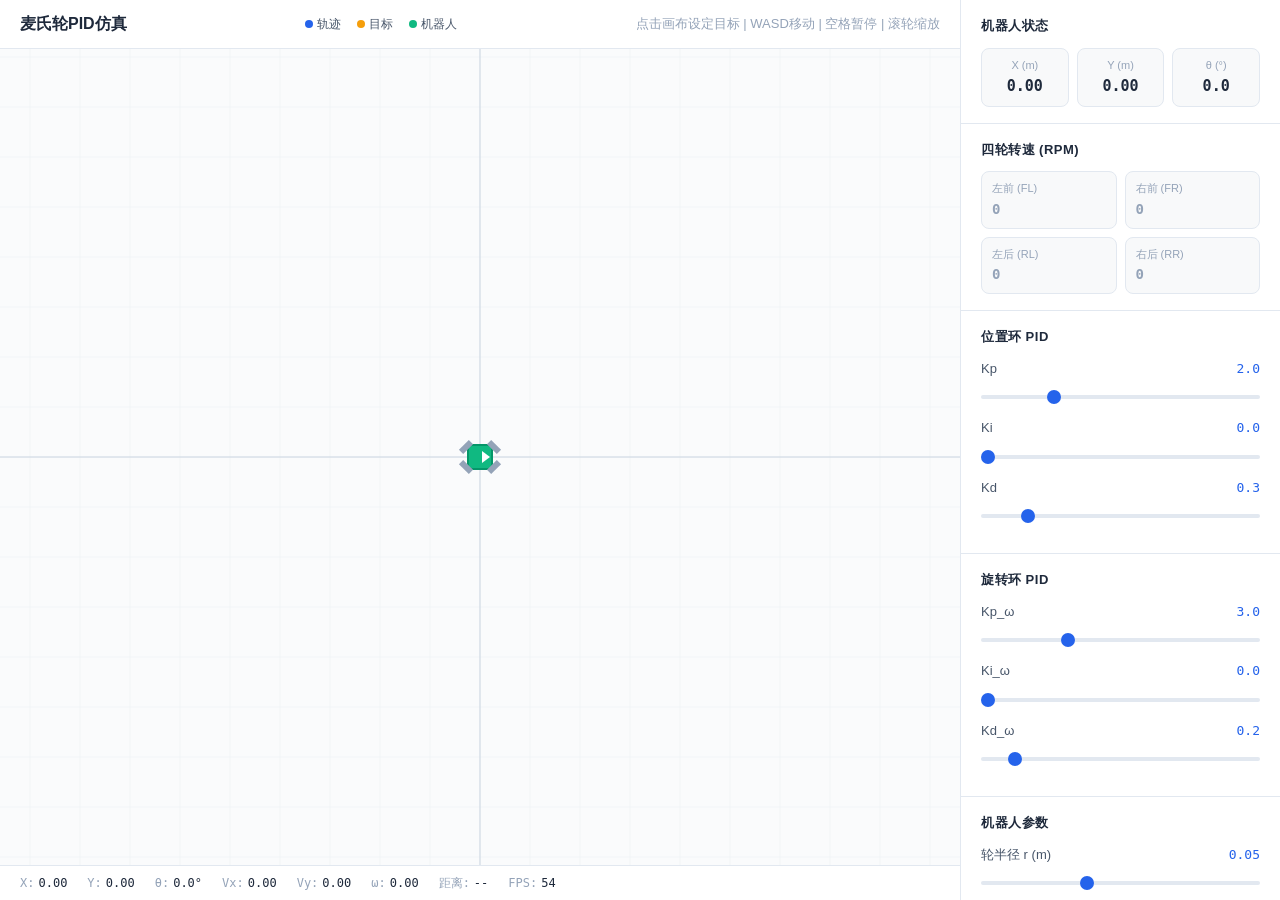
<file: simulation.html>
<!DOCTYPE html>
<html lang="zh-CN">
<head>
  <meta charset="UTF-8">
  <meta name="viewport" content="width=device-width, initial-scale=1.0">
  <title>麦氏轮PID仿真</title>
  <style>
    /* ========== 基础重置 ========== */
    html, body {
      box-sizing: border-box;
      margin: 0;
      padding: 0;
      height: 100%;
      width: 100%;
    }

    *, *::before, *::after { box-sizing: border-box; margin: 0; padding: 0; }

    :root {
      --bg: #f8f9fa;
      --surface: #ffffff;
      --border: #e2e8f0;
      --text: #1e293b;
      --text-2: #475569;
      --text-3: #94a3b8;
      --primary: #2563eb;
      --primary-light: #dbeafe;
      --accent: #f59e0b;
      --success: #10b981;
      --danger: #ef4444;
      --radius: 8px;
      --shadow: 0 1px 3px rgba(0,0,0,0.08), 0 1px 2px rgba(0,0,0,0.06);
    }

    body {
      font-family: -apple-system, BlinkMacSystemFont, "Segoe UI", "PingFang SC", "Microsoft YaHei", sans-serif;
      background: var(--bg);
      color: var(--text);
      line-height: 1.5;
      overflow: hidden;
    }

    /* ========== 布局 ========== */
    .app {
      display: flex;
      height: 100vh;
    }

    /* ========== 画布区域 ========== */
    .canvas-area {
      flex: 1;
      position: relative;
      display: flex;
      flex-direction: column;
    }

    .canvas-header {
      display: flex;
      align-items: center;
      justify-content: space-between;
      padding: 12px 20px;
      background: var(--surface);
      border-bottom: 1px solid var(--border);
    }

    .canvas-header h1 {
      font-size: 16px;
      font-weight: 600;
      color: var(--text);
    }

    .canvas-header .hint {
      font-size: 13px;
      color: var(--text-3);
    }

    .canvas-wrapper {
      flex: 1;
      position: relative;
      overflow: hidden;
      min-height: 300px;  /* 确保画布有最小高度 */
    }

    canvas {
      display: block;
      width: 100%;
      height: 100%;
      cursor: crosshair;
    }

    /* ========== 状态栏 ========== */
    .status-bar {
      display: flex;
      align-items: center;
      gap: 20px;
      padding: 8px 20px;
      background: var(--surface);
      border-top: 1px solid var(--border);
      font-size: 12px;
      color: var(--text-2);
      font-family: "JetBrains Mono", "Fira Code", monospace;
    }

    .status-item {
      display: flex;
      align-items: center;
      gap: 4px;
    }

    .status-label {
      color: var(--text-3);
    }

    .status-value {
      font-weight: 500;
      color: var(--text);
    }

    /* ========== 控制面板 ========== */
    .panel {
      width: 320px;
      min-width: 280px;  /* 防止面板被压缩 */
      background: var(--surface);
      border-left: 1px solid var(--border);
      overflow-y: auto;
      display: flex;
      flex-direction: column;
    }

    .panel-section {
      padding: 16px 20px;
      border-bottom: 1px solid var(--border);
    }

    .panel-title {
      font-size: 13px;
      font-weight: 600;
      color: var(--text);
      margin-bottom: 12px;
      text-transform: uppercase;
      letter-spacing: 0.5px;
    }

    /* ========== 参数滑块 ========== */
    .param-group {
      margin-bottom: 12px;
    }

    .param-header {
      display: flex;
      align-items: center;
      justify-content: space-between;
      margin-bottom: 4px;
    }

    .param-label {
      font-size: 13px;
      color: var(--text-2);
    }

    .param-value {
      font-size: 13px;
      font-weight: 500;
      color: var(--primary);
      font-family: "JetBrains Mono", monospace;
      min-width: 60px;
      text-align: right;
    }

    input[type="range"] {
      -webkit-appearance: none;
      width: 100%;
      height: 4px;
      background: var(--border);
      border-radius: 2px;
      outline: none;
    }

    input[type="range"]::-webkit-slider-thumb {
      -webkit-appearance: none;
      width: 14px;
      height: 14px;
      background: var(--primary);
      border-radius: 50%;
      cursor: pointer;
      transition: transform 0.15s;
    }

    input[type="range"]::-webkit-slider-thumb:hover {
      transform: scale(1.2);
    }

    /* ========== 按钮 ========== */
    .btn-group {
      display: flex;
      gap: 8px;
      margin-top: 8px;
    }

    .btn {
      flex: 1;
      padding: 8px 12px;
      border: 1px solid var(--border);
      border-radius: var(--radius);
      background: var(--surface);
      color: var(--text-2);
      font-size: 13px;
      cursor: pointer;
      transition: all 0.15s;
      text-align: center;
    }

    .btn:hover {
      background: var(--bg);
      border-color: var(--text-3);
    }

    .btn-primary {
      background: var(--primary);
      color: white;
      border-color: var(--primary);
    }

    .btn-primary:hover {
      background: #1d4ed8;
    }

    .btn-danger {
      color: var(--danger);
      border-color: var(--danger);
    }

    .btn-danger:hover {
      background: #fef2f2;
    }

    /* ========== 轮速指示器 ========== */
    .wheel-indicators {
      display: grid;
      grid-template-columns: 1fr 1fr;
      gap: 8px;
    }

    .wheel-item {
      padding: 8px 10px;
      background: var(--bg);
      border-radius: var(--radius);
      border: 1px solid var(--border);
    }

    .wheel-name {
      font-size: 11px;
      color: var(--text-3);
      margin-bottom: 2px;
    }

    .wheel-rpm {
      font-size: 14px;
      font-weight: 600;
      font-family: "JetBrains Mono", monospace;
    }

    .wheel-rpm.positive { color: var(--success); }
    .wheel-rpm.negative { color: var(--danger); }
    .wheel-rpm.zero { color: var(--text-3); }

    /* ========== 机器人状态 ========== */
    .robot-state {
      display: grid;
      grid-template-columns: 1fr 1fr 1fr;
      gap: 8px;
    }

    .state-item {
      text-align: center;
      padding: 8px;
      background: var(--bg);
      border-radius: var(--radius);
      border: 1px solid var(--border);
    }

    .state-label {
      font-size: 11px;
      color: var(--text-3);
      margin-bottom: 2px;
    }

    .state-value {
      font-size: 15px;
      font-weight: 600;
      font-family: "JetBrains Mono", monospace;
      color: var(--text);
    }

    /* ========== 图例 ========== */
    .legend {
      display: flex;
      gap: 16px;
      font-size: 12px;
      color: var(--text-2);
    }

    .legend-item {
      display: flex;
      align-items: center;
      gap: 4px;
    }

    .legend-dot {
      width: 8px;
      height: 8px;
      border-radius: 50%;
    }

    /* ========== 响应式 ========== */
    @media (max-width: 768px) {
      .app {
        flex-direction: column;
      }
      .panel {
        width: 100%;
        max-height: 40vh;
        border-left: none;
        border-top: 1px solid var(--border);
      }
    }
  </style>
</head>
<body>
  <div class="app">
    <!-- 画布区域 -->
    <div class="canvas-area">
      <div class="canvas-header">
        <h1>麦氏轮PID仿真</h1>
        <div class="legend">
          <span class="legend-item"><span class="legend-dot" style="background:#2563eb"></span>轨迹</span>
          <span class="legend-item"><span class="legend-dot" style="background:#f59e0b"></span>目标</span>
          <span class="legend-item"><span class="legend-dot" style="background:#10b981"></span>机器人</span>
        </div>
        <span class="hint">点击画布设定目标 | WASD移动 | 空格暂停 | 滚轮缩放</span>
      </div>
      <div class="canvas-wrapper">
        <canvas id="simCanvas"></canvas>
      </div>
      <div class="status-bar">
        <span class="status-item"><span class="status-label">X:</span><span class="status-value" id="stX">0.00</span></span>
        <span class="status-item"><span class="status-label">Y:</span><span class="status-value" id="stY">0.00</span></span>
        <span class="status-item"><span class="status-label">θ:</span><span class="status-value" id="stTheta">0.0°</span></span>
        <span class="status-item"><span class="status-label">Vx:</span><span class="status-value" id="stVx">0.00</span></span>
        <span class="status-item"><span class="status-label">Vy:</span><span class="status-value" id="stVy">0.00</span></span>
        <span class="status-item"><span class="status-label">ω:</span><span class="status-value" id="stOmega">0.00</span></span>
        <span class="status-item"><span class="status-label">距离:</span><span class="status-value" id="stDist">--</span></span>
        <span class="status-item"><span class="status-label">FPS:</span><span class="status-value" id="stFps">0</span></span>
      </div>
    </div>

    <!-- 控制面板 -->
    <div class="panel">
      <!-- 机器人状态 -->
      <div class="panel-section">
        <div class="panel-title">机器人状态</div>
        <div class="robot-state">
          <div class="state-item">
            <div class="state-label">X (m)</div>
            <div class="state-value" id="pX">0.00</div>
          </div>
          <div class="state-item">
            <div class="state-label">Y (m)</div>
            <div class="state-value" id="pY">0.00</div>
          </div>
          <div class="state-item">
            <div class="state-label">θ (°)</div>
            <div class="state-value" id="pTheta">0.0</div>
          </div>
        </div>
      </div>

      <!-- 四轮转速 -->
      <div class="panel-section">
        <div class="panel-title">四轮转速 (RPM)</div>
        <div class="wheel-indicators">
          <div class="wheel-item">
            <div class="wheel-name">左前 (FL)</div>
            <div class="wheel-rpm zero" id="wFL">0</div>
          </div>
          <div class="wheel-item">
            <div class="wheel-name">右前 (FR)</div>
            <div class="wheel-rpm zero" id="wFR">0</div>
          </div>
          <div class="wheel-item">
            <div class="wheel-name">左后 (RL)</div>
            <div class="wheel-rpm zero" id="wRL">0</div>
          </div>
          <div class="wheel-item">
            <div class="wheel-name">右后 (RR)</div>
            <div class="wheel-rpm zero" id="wRR">0</div>
          </div>
        </div>
      </div>

      <!-- PID参数 -->
      <div class="panel-section">
        <div class="panel-title">位置环 PID</div>
        <div class="param-group">
          <div class="param-header">
            <span class="param-label">Kp</span>
            <span class="param-value" id="vKp">2.0</span>
          </div>
          <input type="range" id="sKp" min="0" max="8" step="0.1" value="2.0">
        </div>
        <div class="param-group">
          <div class="param-header">
            <span class="param-label">Ki</span>
            <span class="param-value" id="vKi">0.0</span>
          </div>
          <input type="range" id="sKi" min="0" max="2" step="0.01" value="0.0">
        </div>
        <div class="param-group">
          <div class="param-header">
            <span class="param-label">Kd</span>
            <span class="param-value" id="vKd">0.3</span>
          </div>
          <input type="range" id="sKd" min="0" max="2" step="0.01" value="0.3">
        </div>
      </div>

      <!-- 旋转PID参数 -->
      <div class="panel-section">
        <div class="panel-title">旋转环 PID</div>
        <div class="param-group">
          <div class="param-header">
            <span class="param-label">Kp_ω</span>
            <span class="param-value" id="vKpW">3.0</span>
          </div>
          <input type="range" id="sKpW" min="0" max="10" step="0.1" value="3.0">
        </div>
        <div class="param-group">
          <div class="param-header">
            <span class="param-label">Ki_ω</span>
            <span class="param-value" id="vKiW">0.0</span>
          </div>
          <input type="range" id="sKiW" min="0" max="2" step="0.01" value="0.0">
        </div>
        <div class="param-group">
          <div class="param-header">
            <span class="param-label">Kd_ω</span>
            <span class="param-value" id="vKdW">0.2</span>
          </div>
          <input type="range" id="sKdW" min="0" max="2" step="0.01" value="0.2">
        </div>
      </div>

      <!-- 机器人参数 -->
      <div class="panel-section">
        <div class="panel-title">机器人参数</div>
        <div class="param-group">
          <div class="param-header">
            <span class="param-label">轮半径 r (m)</span>
            <span class="param-value" id="vR">0.05</span>
          </div>
          <input type="range" id="sR" min="0.02" max="0.10" step="0.005" value="0.05">
        </div>
        <div class="param-group">
          <div class="param-header">
            <span class="param-label">轮距 L (m)</span>
            <span class="param-value" id="vL">0.30</span>
          </div>
          <input type="range" id="sL" min="0.15" max="0.60" step="0.01" value="0.30">
        </div>
        <div class="param-group">
          <div class="param-header">
            <span class="param-label">最大速度 (m/s)</span>
            <span class="param-value" id="vMaxV">1.0</span>
          </div>
          <input type="range" id="sMaxV" min="0.2" max="3.0" step="0.1" value="1.0">
        </div>
      </div>

      <!-- 操作按钮 -->
      <div class="panel-section">
        <div class="panel-title">操作</div>
        <div class="btn-group">
          <button class="btn btn-primary" id="btnReset">重置位置</button>
          <button class="btn btn-danger" id="btnClear">清除轨迹</button>
        </div>
        <div class="btn-group" style="margin-top:8px">
          <button class="btn" id="btnPause">暂停</button>
          <button class="btn" id="btnStep">单步</button>
        </div>
      </div>
    </div>
  </div>

  <script>
    // ============================================================
    //  麦氏轮PID仿真 - 核心逻辑
    // ============================================================

    // ---------- PID 控制器 ----------
    class PID {
      constructor(Kp, Ki, Kd) {
        this.Kp = Kp;
        this.Ki = Ki;
        this.Kd = Kd;
        this.integral = 0;
        this.lastError = 0;
        this.output = 0;
      }

      update(error, dt) {
        this.integral += error * dt;
        // 积分限幅
        this.integral = Math.max(-10, Math.min(10, this.integral));
        const derivative = (error - this.lastError) / dt;
        this.output = this.Kp * error + this.Ki * this.integral + this.Kd * derivative;
        this.lastError = error;
        return this.output;
      }

      reset() {
        this.integral = 0;
        this.lastError = 0;
        this.output = 0;
      }
    }

    // ---------- 麦氏轮运动学 ----------
    class MecanumKinematics {
      constructor(wheelRadius, wheelBase) {
        this.r = wheelRadius;   // 轮子半径
        this.L = wheelBase;     // L = lx + ly
      }

      // 正向运动学：机器人速度 → 四轮线速度
      forward(Vx, Vy, omega) {
        return [
          (Vx - Vy - omega * this.L) / this.r,
          (Vx + Vy + omega * this.L) / this.r,
          (Vx + Vy - omega * this.L) / this.r,
          (Vx - Vy + omega * this.L) / this.r
        ];
      }

      // 逆向运动学：四轮线速度 → 机器人速度
      inverse(w1, w2, w3, w4) {
        const r4 = this.r / 4;
        return {
          Vx: r4 * (w1 + w2 + w3 + w4),
          Vy: r4 * (-w1 + w2 + w3 - w4),
          omega: r4 / this.L * (-w1 + w2 - w3 + w4)
        };
      }

      // 线速度 → RPM
      velocityToRPM(v) {
        return v * 60 / (2 * Math.PI * this.r);
      }
    }

    // ---------- 机器人状态 ----------
    class Robot {
      constructor() {
        this.x = 0;       // 世界坐标 X (m)
        this.y = 0;       // 世界坐标 Y (m)
        this.theta = 0;   // 朝向角 (rad)
        this.Vx = 0;      // 机器人坐标系前进速度
        this.Vy = 0;      // 机器人坐标系平移速度
        this.omega = 0;   // 旋转角速度
        this.wheelRPM = [0, 0, 0, 0]; // 四轮RPM
        this.wheelVel = [0, 0, 0, 0]; // 四轮线速度
      }

      reset() {
        this.x = 0;
        this.y = 0;
        this.theta = 0;
        this.Vx = 0;
        this.Vy = 0;
        this.omega = 0;
        this.wheelRPM = [0, 0, 0, 0];
        this.wheelVel = [0, 0, 0, 0];
      }

      // 更新位姿（欧拉积分）
      updatePose(dt) {
        // 机器人坐标系 → 世界坐标系
        const cosT = Math.cos(this.theta);
        const sinT = Math.sin(this.theta);
        const worldVx = this.Vx * cosT - this.Vy * sinT;
        const worldVy = this.Vx * sinT + this.Vy * cosT;

        this.x += worldVx * dt;
        this.y += worldVy * dt;
        this.theta += this.omega * dt;

        // 归一化角度到 [-π, π]
        while (this.theta > Math.PI) this.theta -= 2 * Math.PI;
        while (this.theta < -Math.PI) this.theta += 2 * Math.PI;
      }
    }

    // ---------- 仿真系统 ----------
    class Simulation {
      constructor() {
        this.robot = new Robot();
        this.kinematics = new MecanumKinematics(0.05, 0.30);

        // 位置环PID（控制Vx和Vy）
        this.pidX = new PID(2.0, 0.0, 0.3);
        this.pidY = new PID(2.0, 0.0, 0.3);
        // 旋转环PID（控制omega）
        this.pidTheta = new PID(3.0, 0.0, 0.2);

        this.targetX = null;
        this.targetY = null;
        this.targetTheta = null;

        this.maxVelocity = 1.0;  // 最大速度 m/s
        this.maxOmega = 3.0;     // 最大角速度 rad/s

        this.trajectory = [];     // 轨迹点
        this.maxTrajectory = 2000;

        this.paused = false;
        this.dt = 1 / 60;        // 仿真步长
      }

      setTarget(worldX, worldY) {
        this.targetX = worldX;
        this.targetY = worldY;
        // 计算目标朝向：指向目标点
        this.targetTheta = Math.atan2(worldY - this.robot.y, worldX - this.robot.x);
        // 重置PID
        this.pidX.reset();
        this.pidY.reset();
        this.pidTheta.reset();
      }

      step() {
        if (this.paused) return;
        if (this.targetX === null) return;

        const dt = this.dt;
        const r = this.robot;

        // ---------- 计算误差（世界坐标系） ----------
        const errorWorldX = this.targetX - r.x;
        const errorWorldY = this.targetY - r.y;

        // 距离判断：到达目标附近则停止
        const dist = Math.sqrt(errorWorldX * errorWorldX + errorWorldY * errorWorldY);
        if (dist < 0.01) {
          r.Vx = 0;
          r.Vy = 0;
          r.omega = 0;
          r.wheelRPM = [0, 0, 0, 0];
          r.wheelVel = [0, 0, 0, 0];
          return;
        }

        // ---------- 世界坐标系误差 → 机器人坐标系 ----------
        const cosT = Math.cos(r.theta);
        const sinT = Math.sin(r.theta);
        const errorLocalX = errorWorldX * cosT + errorWorldY * sinT;
        const errorLocalY = -errorWorldX * sinT + errorWorldY * cosT;

        // ---------- PID计算 ----------
        const cmdVx = this.pidX.update(errorLocalX, dt);
        const cmdVy = this.pidY.update(errorLocalY, dt);

        // 旋转控制：朝向目标方向
        let errorTheta = this.targetTheta - r.theta;
        while (errorTheta > Math.PI) errorTheta -= 2 * Math.PI;
        while (errorTheta < -Math.PI) errorTheta += 2 * Math.PI;
        // 接近目标时减小旋转控制，避免在目标附近震荡
        const thetaGain = Math.min(1.0, dist / 0.3);
        const cmdOmega = this.pidTheta.update(errorTheta * thetaGain, dt);

        // ---------- 速度限幅 ----------
        let Vx = Math.max(-this.maxVelocity, Math.min(this.maxVelocity, cmdVx));
        let Vy = Math.max(-this.maxVelocity, Math.min(this.maxVelocity, cmdVy));
        let omega = Math.max(-this.maxOmega, Math.min(this.maxOmega, cmdOmega));

        // 速度缩放：确保合速度不超过最大值
        const totalV = Math.sqrt(Vx * Vx + Vy * Vy);
        if (totalV > this.maxVelocity) {
          const scale = this.maxVelocity / totalV;
          Vx *= scale;
          Vy *= scale;
        }

        // ---------- 更新机器人 ----------
        r.Vx = Vx;
        r.Vy = Vy;
        r.omega = omega;

        // 正向运动学 → 四轮线速度
        r.wheelVel = this.kinematics.forward(Vx, Vy, omega);
        r.wheelRPM = r.wheelVel.map(v => this.kinematics.velocityToRPM(v));

        // 更新位姿
        r.updatePose(dt);

        // 记录轨迹
        this.trajectory.push({ x: r.x, y: r.y });
        if (this.trajectory.length > this.maxTrajectory) {
          this.trajectory.shift();
        }
      }

      reset() {
        this.robot.reset();
        this.trajectory = [];
        this.targetX = null;
        this.targetY = null;
        this.targetTheta = null;
        this.pidX.reset();
        this.pidY.reset();
        this.pidTheta.reset();
      }

      clearTrajectory() {
        this.trajectory = [];
      }
    }

    // ============================================================
    //  渲染器
    // ============================================================

    class Renderer {
      constructor(canvas) {
        this.canvas = canvas;
        this.ctx = canvas.getContext('2d');
        this.scale = 100;  // 像素/米
        this.offsetX = 0;
        this.offsetY = 0;
        this.resize();
      }

      resize() {
        const rect = this.canvas.parentElement.getBoundingClientRect();
        const dpr = window.devicePixelRatio || 1;
        // 确保有有效尺寸，否则使用默认值
        const width = rect.width > 0 ? rect.width : 800;
        const height = rect.height > 0 ? rect.height : 600;
        this.canvas.width = width * dpr;
        this.canvas.height = height * dpr;
        this.ctx.setTransform(dpr, 0, 0, dpr, 0, 0);
        this.width = width;
        this.height = height;
        // 默认：原点在画布中心
        this.offsetX = this.width / 2;
        this.offsetY = this.height / 2;
      }

      // 世界坐标 → 屏幕坐标
      worldToScreen(wx, wy) {
        return {
          x: this.offsetX + wx * this.scale,
          y: this.offsetY - wy * this.scale  // Y轴翻转
        };
      }

      // 屏幕坐标 → 世界坐标
      screenToWorld(sx, sy) {
        return {
          x: (sx - this.offsetX) / this.scale,
          y: -(sy - this.offsetY) / this.scale
        };
      }

      // 跟随机器人，保持机器人在画布中心
      followRobot(robot) {
        const target = this.worldToScreen(robot.x, robot.y);
        this.offsetX += (this.width / 2 - target.x) * 0.05;
        this.offsetY += (this.height / 2 - target.y) * 0.05;
      }

      render(sim) {
        const ctx = this.ctx;
        const w = this.width;
        const h = this.height;

        // 清除
        ctx.clearRect(0, 0, w, h);

        // 背景
        ctx.fillStyle = '#fafbfc';
        ctx.fillRect(0, 0, w, h);

        // 网格
        this.drawGrid();

        // 轨迹
        this.drawTrajectory(sim.trajectory);

        // 目标点
        if (sim.targetX !== null) {
          this._robotX = sim.robot.x;
          this._robotY = sim.robot.y;
          this.drawTarget(sim.targetX, sim.targetY);
        }

        // 机器人
        this.drawRobot(sim.robot, sim.kinematics);
      }

      drawGrid() {
        const ctx = this.ctx;
        const s = this.scale;

        // 计算网格间距
        let gridStep = 0.5; // 0.5米
        if (s < 50) gridStep = 2;
        else if (s < 100) gridStep = 1;

        const gridPx = gridStep * s;

        // 绘制网格线
        ctx.strokeStyle = '#e8ecf0';
        ctx.lineWidth = 0.5;

        const startX = this.offsetX % gridPx;
        const startY = this.offsetY % gridPx;

        for (let x = startX; x < this.width; x += gridPx) {
          ctx.beginPath();
          ctx.moveTo(x, 0);
          ctx.lineTo(x, this.height);
          ctx.stroke();
        }
        for (let y = startY; y < this.height; y += gridPx) {
          ctx.beginPath();
          ctx.moveTo(0, y);
          ctx.lineTo(this.width, y);
          ctx.stroke();
        }

        // 坐标轴
        ctx.strokeStyle = '#cbd5e1';
        ctx.lineWidth = 1;

        // X轴
        ctx.beginPath();
        ctx.moveTo(0, this.offsetY);
        ctx.lineTo(this.width, this.offsetY);
        ctx.stroke();

        // Y轴
        ctx.beginPath();
        ctx.moveTo(this.offsetX, 0);
        ctx.lineTo(this.offsetX, this.height);
        ctx.stroke();

        // 原点标记
        ctx.fillStyle = '#94a3b8';
        ctx.font = '11px sans-serif';
        ctx.fillText('O', this.offsetX + 4, this.offsetY - 4);
      }

      drawTrajectory(trajectory) {
        if (trajectory.length < 2) return;
        const ctx = this.ctx;

        ctx.lineWidth = 2;
        ctx.lineCap = 'round';
        ctx.lineJoin = 'round';

        for (let i = 1; i < trajectory.length; i++) {
          const alpha = Math.max(0.1, i / trajectory.length);
          ctx.strokeStyle = `rgba(37, 99, 235, ${alpha * 0.7})`;

          const p0 = this.worldToScreen(trajectory[i - 1].x, trajectory[i - 1].y);
          const p1 = this.worldToScreen(trajectory[i].x, trajectory[i].y);

          ctx.beginPath();
          ctx.moveTo(p0.x, p0.y);
          ctx.lineTo(p1.x, p1.y);
          ctx.stroke();
        }
      }

      drawTarget(tx, ty) {
        const ctx = this.ctx;
        const p = this.worldToScreen(tx, ty);

        // 从机器人到目标的虚线
        const rp = this.worldToScreen(this._robotX || 0, this._robotY || 0);
        ctx.setLineDash([6, 4]);
        ctx.strokeStyle = 'rgba(245, 158, 11, 0.3)';
        ctx.lineWidth = 1;
        ctx.beginPath();
        ctx.moveTo(rp.x, rp.y);
        ctx.lineTo(p.x, p.y);
        ctx.stroke();
        ctx.setLineDash([]);

        // 外圈脉冲
        const pulse = 0.5 + 0.5 * Math.sin(Date.now() / 300);
        const outerR = 12 + pulse * 4;

        ctx.strokeStyle = `rgba(245, 158, 11, ${0.3 + pulse * 0.2})`;
        ctx.lineWidth = 2;
        ctx.beginPath();
        ctx.arc(p.x, p.y, outerR, 0, Math.PI * 2);
        ctx.stroke();

        // 内圈
        ctx.fillStyle = '#f59e0b';
        ctx.beginPath();
        ctx.arc(p.x, p.y, 5, 0, Math.PI * 2);
        ctx.fill();

        // 十字
        ctx.strokeStyle = '#f59e0b';
        ctx.lineWidth = 1.5;
        const crossSize = 8;
        ctx.beginPath();
        ctx.moveTo(p.x - crossSize, p.y);
        ctx.lineTo(p.x + crossSize, p.y);
        ctx.moveTo(p.x, p.y - crossSize);
        ctx.lineTo(p.x, p.y + crossSize);
        ctx.stroke();
      }

      drawRobot(robot, kinematics) {
        const ctx = this.ctx;
        const p = this.worldToScreen(robot.x, robot.y);
        const theta = -robot.theta; // 屏幕坐标系Y翻转

        ctx.save();
        ctx.translate(p.x, p.y);
        ctx.rotate(theta);

        // 机器人尺寸（屏幕像素）
        const bodyW = kinematics.L * this.scale * 0.8;
        const bodyH = kinematics.L * this.scale * 0.8;
        const halfW = bodyW / 2;
        const halfH = bodyH / 2;

        // 车体
        ctx.fillStyle = '#10b981';
        ctx.strokeStyle = '#059669';
        ctx.lineWidth = 2;
        ctx.beginPath();
        // 兼容性：roundRect可能不存在
        if (ctx.roundRect) {
          ctx.roundRect(-halfW, -halfH, bodyW, bodyH, 4);
        } else {
          ctx.rect(-halfW, -halfH, bodyW, bodyH);
        }
        ctx.fill();
        ctx.stroke();

        // 方向指示（前方三角形）
        ctx.fillStyle = '#ffffff';
        ctx.beginPath();
        ctx.moveTo(halfW - 2, 0);
        ctx.lineTo(halfW - 10, -6);
        ctx.lineTo(halfW - 10, 6);
        ctx.closePath();
        ctx.fill();

        // 四个轮子
        const wheelW = 6;
        const wheelH = 14;
        const wheelPositions = [
          { x: -halfW - 2, y: -halfH + 2, angle: Math.PI / 4 },   // FL
          { x: halfW + 2, y: -halfH + 2, angle: -Math.PI / 4 },   // FR
          { x: -halfW - 2, y: halfH - 2, angle: -Math.PI / 4 },   // RL
          { x: halfW + 2, y: halfH - 2, angle: Math.PI / 4 },     // RR
        ];

        const rpm = robot.wheelRPM;
        const maxRPM = Math.max(1, ...rpm.map(Math.abs));

        wheelPositions.forEach((wp, i) => {
          ctx.save();
          ctx.translate(wp.x, wp.y);
          ctx.rotate(wp.angle);

          // 轮子颜色根据转速
          const ratio = rpm[i] / maxRPM;
          if (rpm[i] > 0.5) {
            ctx.fillStyle = `rgba(16, 185, 129, ${0.5 + Math.abs(ratio) * 0.5})`;
          } else if (rpm[i] < -0.5) {
            ctx.fillStyle = `rgba(239, 68, 68, ${0.5 + Math.abs(ratio) * 0.5})`;
          } else {
            ctx.fillStyle = '#94a3b8';
          }

          ctx.fillRect(-wheelW / 2, -wheelH / 2, wheelW, wheelH);
          ctx.restore();
        });

        // 速度向量
        if (Math.abs(robot.Vx) > 0.01 || Math.abs(robot.Vy) > 0.01) {
          const vScale = 30; // 速度向量缩放
          const vx = robot.Vx * vScale;
          const vy = -robot.Vy * vScale; // Y翻转

          ctx.strokeStyle = 'rgba(37, 99, 235, 0.8)';
          ctx.lineWidth = 2;
          ctx.beginPath();
          ctx.moveTo(0, 0);
          ctx.lineTo(vx, vy);
          ctx.stroke();

          // 箭头
          const angle = Math.atan2(vy, vx);
          ctx.fillStyle = 'rgba(37, 99, 235, 0.8)';
          ctx.beginPath();
          ctx.moveTo(vx, vy);
          ctx.lineTo(vx - 6 * Math.cos(angle - 0.4), vy - 6 * Math.sin(angle - 0.4));
          ctx.lineTo(vx - 6 * Math.cos(angle + 0.4), vy - 6 * Math.sin(angle + 0.4));
          ctx.closePath();
          ctx.fill();
        }

        ctx.restore();
      }
    }

    // ============================================================
    //  主程序
    // ============================================================

    // FPS计算
    let frameCount = 0;
    let lastFpsTime = performance.now();
    let currentFps = 0;

    // 延迟初始化，确保DOM完全渲染
    let canvas, sim, renderer;
    let initialized = false;

    function initSimulation() {
      if (initialized) return;
      initialized = true;

      canvas = document.getElementById('simCanvas');
      sim = new Simulation();
      renderer = new Renderer(canvas);

      // 确保首次resize在DOM稳定后执行
      requestAnimationFrame(() => {
        renderer.resize();
        // 启动主循环
        mainLoop();
      });

      // ---------- 画布点击：设定目标 ----------
      canvas.addEventListener('click', (e) => {
        const rect = canvas.getBoundingClientRect();
        const sx = e.clientX - rect.left;
        const sy = e.clientY - rect.top;
        const world = renderer.screenToWorld(sx, sy);
        sim.setTarget(world.x, world.y);
      });

      // ---------- 窗口缩放 ----------
      window.addEventListener('resize', () => {
        renderer.resize();
      });

      // ---------- 滚轮缩放 ----------
      canvas.addEventListener('wheel', (e) => {
        e.preventDefault();
        const factor = e.deltaY > 0 ? 0.9 : 1.1;
        renderer.scale = Math.max(20, Math.min(400, renderer.scale * factor));
      }, { passive: false });

      // ---------- 参数绑定 ----------
      function bindSlider(sliderId, valueId, callback) {
        const slider = document.getElementById(sliderId);
        const valueEl = document.getElementById(valueId);
        slider.addEventListener('input', () => {
          const val = parseFloat(slider.value);
          valueEl.textContent = val.toFixed(slider.step.includes('.') ? slider.step.split('.')[1].length : 0);
          callback(val);
        });
      }

      // 位置环PID
      bindSlider('sKp', 'vKp', v => { sim.pidX.Kp = v; sim.pidY.Kp = v; });
      bindSlider('sKi', 'vKi', v => { sim.pidX.Ki = v; sim.pidY.Ki = v; });
      bindSlider('sKd', 'vKd', v => { sim.pidX.Kd = v; sim.pidY.Kd = v; });

      // 旋转环PID
      bindSlider('sKpW', 'vKpW', v => { sim.pidTheta.Kp = v; });
      bindSlider('sKiW', 'vKiW', v => { sim.pidTheta.Ki = v; });
      bindSlider('sKdW', 'vKdW', v => { sim.pidTheta.Kd = v; });

      // 机器人参数
      bindSlider('sR', 'vR', v => { sim.kinematics.r = v; });
      bindSlider('sL', 'vL', v => { sim.kinematics.L = v; });
      bindSlider('sMaxV', 'vMaxV', v => { sim.maxVelocity = v; });

      // ---------- 按钮 ----------
      document.getElementById('btnReset').addEventListener('click', () => {
        sim.reset();
      });

      document.getElementById('btnClear').addEventListener('click', () => {
        sim.clearTrajectory();
      });

      document.getElementById('btnPause').addEventListener('click', function() {
        sim.paused = !sim.paused;
        this.textContent = sim.paused ? '继续' : '暂停';
      });

      document.getElementById('btnStep').addEventListener('click', () => {
        if (sim.paused) {
          sim.paused = false;
          sim.step();
          sim.paused = true;
        }
      });

      // ---------- 键盘快捷键 ----------
      document.addEventListener('keydown', (e) => {
        const step = 0.5; // 每次移动0.5m
        switch (e.key) {
          case ' ':
            e.preventDefault();
            sim.paused = !sim.paused;
            document.getElementById('btnPause').textContent = sim.paused ? '继续' : '暂停';
            break;
          case 'r':
          case 'R':
            sim.reset();
            break;
          case 'c':
          case 'C':
            sim.clearTrajectory();
            break;
          case 'w':
          case 'W':
            sim.setTarget(sim.robot.x + step * Math.cos(sim.robot.theta),
                          sim.robot.y + step * Math.sin(sim.robot.theta));
            break;
          case 's':
          case 'S':
            sim.setTarget(sim.robot.x - step * Math.cos(sim.robot.theta),
                          sim.robot.y - step * Math.sin(sim.robot.theta));
            break;
          case 'a':
          case 'A':
            sim.setTarget(sim.robot.x - step * Math.sin(sim.robot.theta),
                          sim.robot.y + step * Math.cos(sim.robot.theta));
            break;
          case 'd':
          case 'D':
            sim.setTarget(sim.robot.x + step * Math.sin(sim.robot.theta),
                          sim.robot.y - step * Math.cos(sim.robot.theta));
            break;
        }
      });
    }

    // ---------- UI更新 ----------
    function updateUI() {
      if (!sim) return;
      const r = sim.robot;
      const rpm = r.wheelRPM;

      // 状态栏
      document.getElementById('stX').textContent = r.x.toFixed(2);
      document.getElementById('stY').textContent = r.y.toFixed(2);
      document.getElementById('stTheta').textContent = (r.theta * 180 / Math.PI).toFixed(1) + '°';
      document.getElementById('stVx').textContent = r.Vx.toFixed(2);
      document.getElementById('stVy').textContent = r.Vy.toFixed(2);
      document.getElementById('stOmega').textContent = r.omega.toFixed(2);
      document.getElementById('stFps').textContent = currentFps;

      // 距离
      if (sim.targetX !== null) {
        const dx = sim.targetX - r.x;
        const dy = sim.targetY - r.y;
        const dist = Math.sqrt(dx * dx + dy * dy);
        document.getElementById('stDist').textContent = dist.toFixed(3) + 'm';
      } else {
        document.getElementById('stDist').textContent = '--';
      }

      // 面板：机器人状态
      document.getElementById('pX').textContent = r.x.toFixed(2);
      document.getElementById('pY').textContent = r.y.toFixed(2);
      document.getElementById('pTheta').textContent = (r.theta * 180 / Math.PI).toFixed(1);

      // 面板：四轮转速
      const wheelEls = ['wFL', 'wFR', 'wRL', 'wRR'];
      wheelEls.forEach((id, i) => {
        const el = document.getElementById(id);
        const val = rpm[i];
        el.textContent = val.toFixed(0);
        el.className = 'wheel-rpm ' + (val > 0.5 ? 'positive' : val < -0.5 ? 'negative' : 'zero');
      });
    }

    // ---------- 主循环 ----------
    function mainLoop() {
      // 仿真步进
      if (sim) sim.step();

      // 相机跟随
      if (renderer && sim) renderer.followRobot(sim.robot);

      // 渲染
      if (renderer && sim) renderer.render(sim);

      // UI更新
      updateUI();

      // FPS
      frameCount++;
      const now = performance.now();
      if (now - lastFpsTime >= 1000) {
        currentFps = frameCount;
        frameCount = 0;
        lastFpsTime = now;
      }

      requestAnimationFrame(mainLoop);
    }

    // DOM加载完成后初始化
    if (document.readyState === 'loading') {
      document.addEventListener('DOMContentLoaded', initSimulation);
    } else {
      // DOM已加载，立即初始化
      initSimulation();
    }
  </script>
</body>
</html>
</file>
